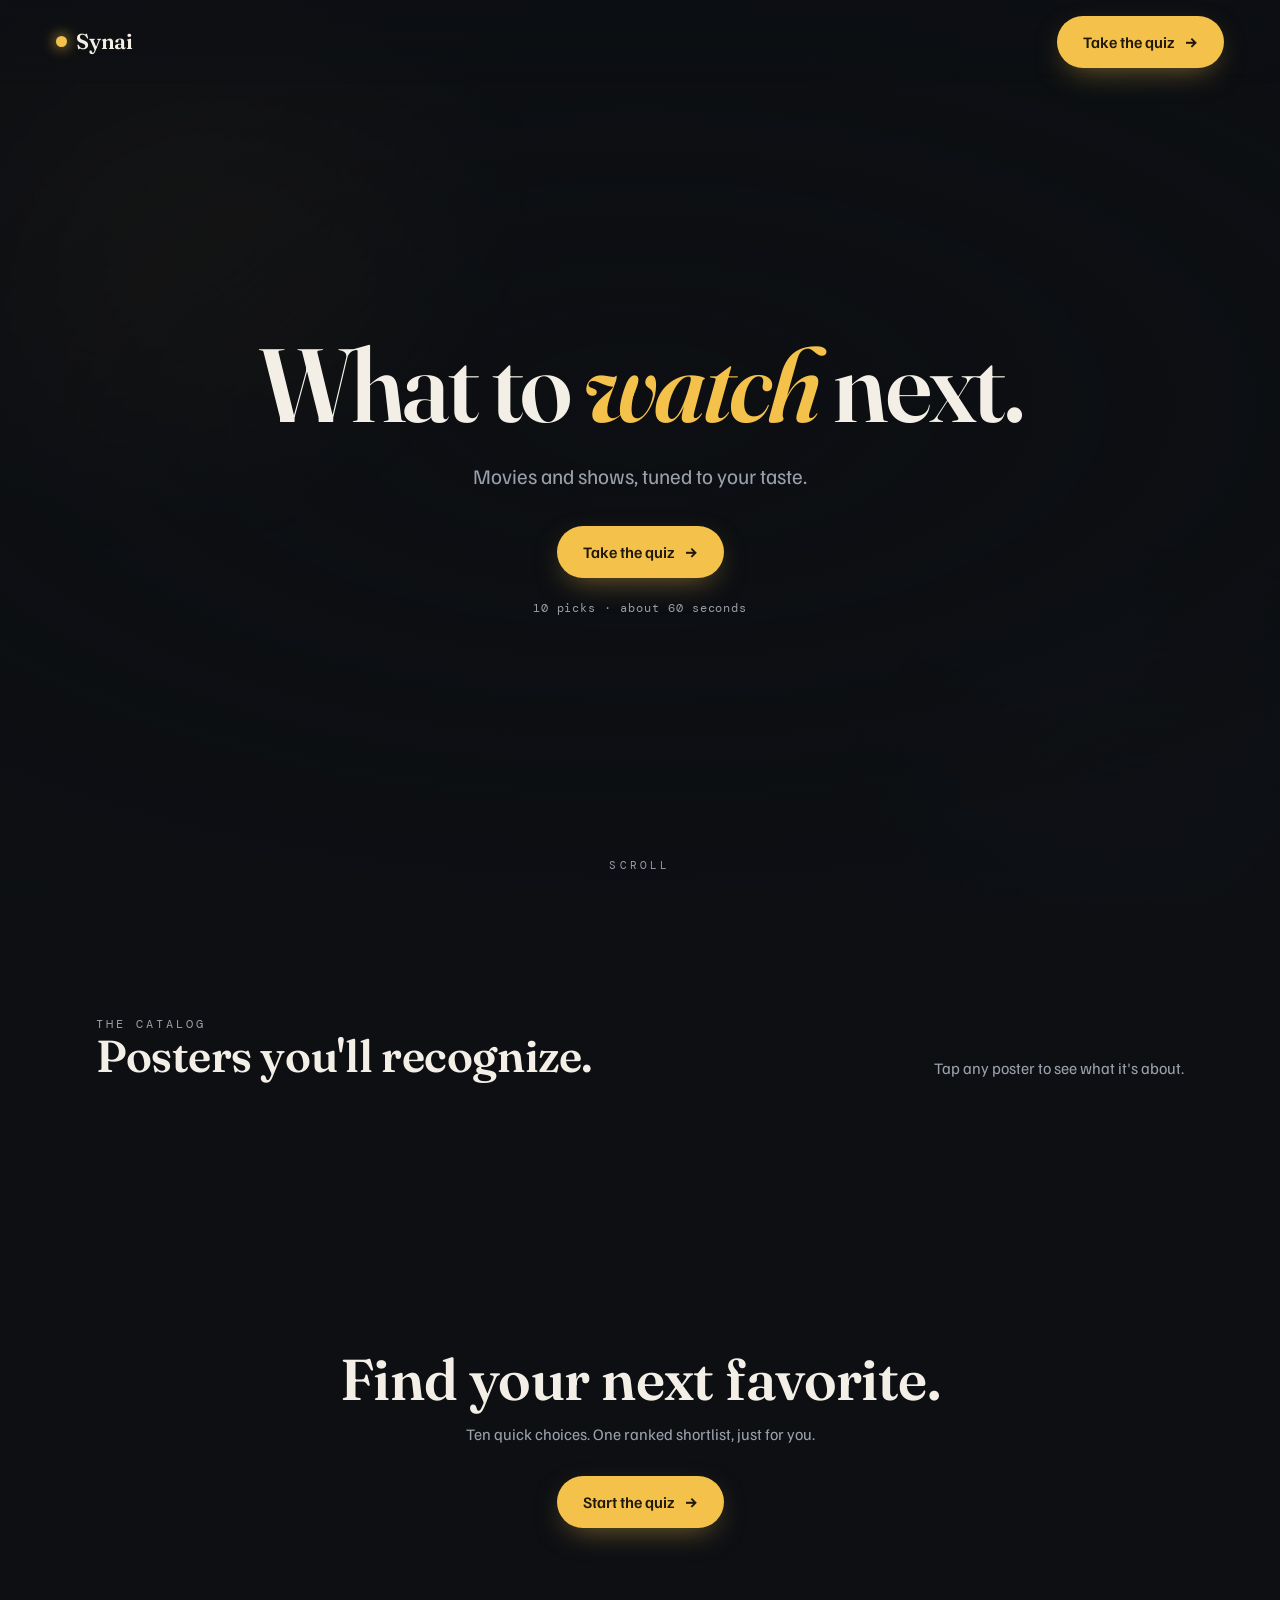
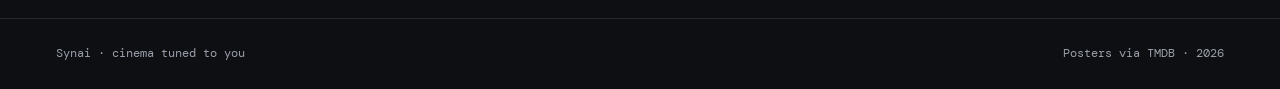
<file: index.html>
<!DOCTYPE html>
<html lang="en">
<head>
  <meta charset="UTF-8" />
  <meta name="viewport" content="width=device-width, initial-scale=1.0" />
  <title>Synai — what to watch next</title>
  <meta name="description" content="Synai tunes movie & TV recommendations to your taste. Take the 10-pick quiz." />
  <link rel="icon" href="data:image/svg+xml,<svg xmlns='http://www.w3.org/2000/svg' viewBox='0 0 100 100'><circle cx='50' cy='50' r='40' fill='%23F4C24B'/></svg>" />
  <link rel="preconnect" href="https://image.tmdb.org" />
  <link rel="stylesheet" href="assets/css/styles.css" />
</head>
<body>

  <div class="scene" aria-hidden="true">
    <div class="glow g1"></div>
    <div class="glow g2"></div>
  </div>

  <nav class="nav">
    <a class="brand" href="index.html"><span class="dot"></span>Synai</a>
    <a class="btn" href="quiz.html">Take the quiz <span class="arr">→</span></a>
  </nav>

  <main>
    <!-- HERO: poster wall -->
    <section class="hero">
      <div class="wall" id="wall" aria-hidden="true"></div>
      <div class="hero-scrim" aria-hidden="true"></div>
      <div class="wrap hero-inner">
        <h1>What to <em>watch</em> next.</h1>
        <p class="sub">Movies and shows, tuned to your taste.</p>
        <div class="hero-cta">
          <a class="btn" href="quiz.html">Take the quiz <span class="arr">→</span></a>
        </div>
        <p class="hero-note">10 picks · about 60 seconds</p>
      </div>
      <div class="scroll-cue" aria-hidden="true">scroll</div>
    </section>

    <!-- GALLERY -->
    <section class="gallery">
      <div class="wrap">
        <div class="gallery-head reveal">
          <div>
            <p class="eyebrow">The catalog</p>
            <h2>Posters you'll recognize.</h2>
          </div>
          <p>Tap any poster to see what it's about.</p>
        </div>
        <div class="poster-grid" id="poster-grid"></div>
      </div>
    </section>

    <!-- CLOSER -->
    <section class="closer">
      <div class="wrap">
        <h2 class="reveal">Find your next favorite.</h2>
        <p class="reveal d1">Ten quick choices. One ranked shortlist, just for you.</p>
        <div class="reveal d2"><a class="btn" href="quiz.html">Start the quiz <span class="arr">→</span></a></div>
      </div>
    </section>
  </main>

  <footer class="foot">
    <span>Synai · cinema tuned to you</span>
    <span>Posters via TMDB · 2026</span>
  </footer>

  <!-- movie detail modal -->
  <div class="modal" id="movie-modal" hidden>
    <div class="modal-backdrop" data-close></div>
    <div class="modal-card" role="dialog" aria-modal="true" aria-labelledby="m-title">
      <button class="modal-close" type="button" data-close aria-label="Close">✕</button>
      <img class="modal-poster" id="m-poster" alt="" width="500" height="750" />
      <div class="modal-body">
        <p class="m-meta" id="m-meta"></p>
        <h3 id="m-title"></h3>
        <p class="m-facts" id="m-facts"></p>
        <div class="m-moods" id="m-moods"></div>
        <p class="m-overview" id="m-overview"></p>
        <p class="m-cast" id="m-cast"></p>
        <p class="m-match" id="m-match"></p>
      </div>
    </div>
  </div>

  <script src="assets/js/data.js"></script>
  <script src="assets/js/modal.js"></script>
  <script src="assets/js/main.js"></script>
</body>
</html>
</file>
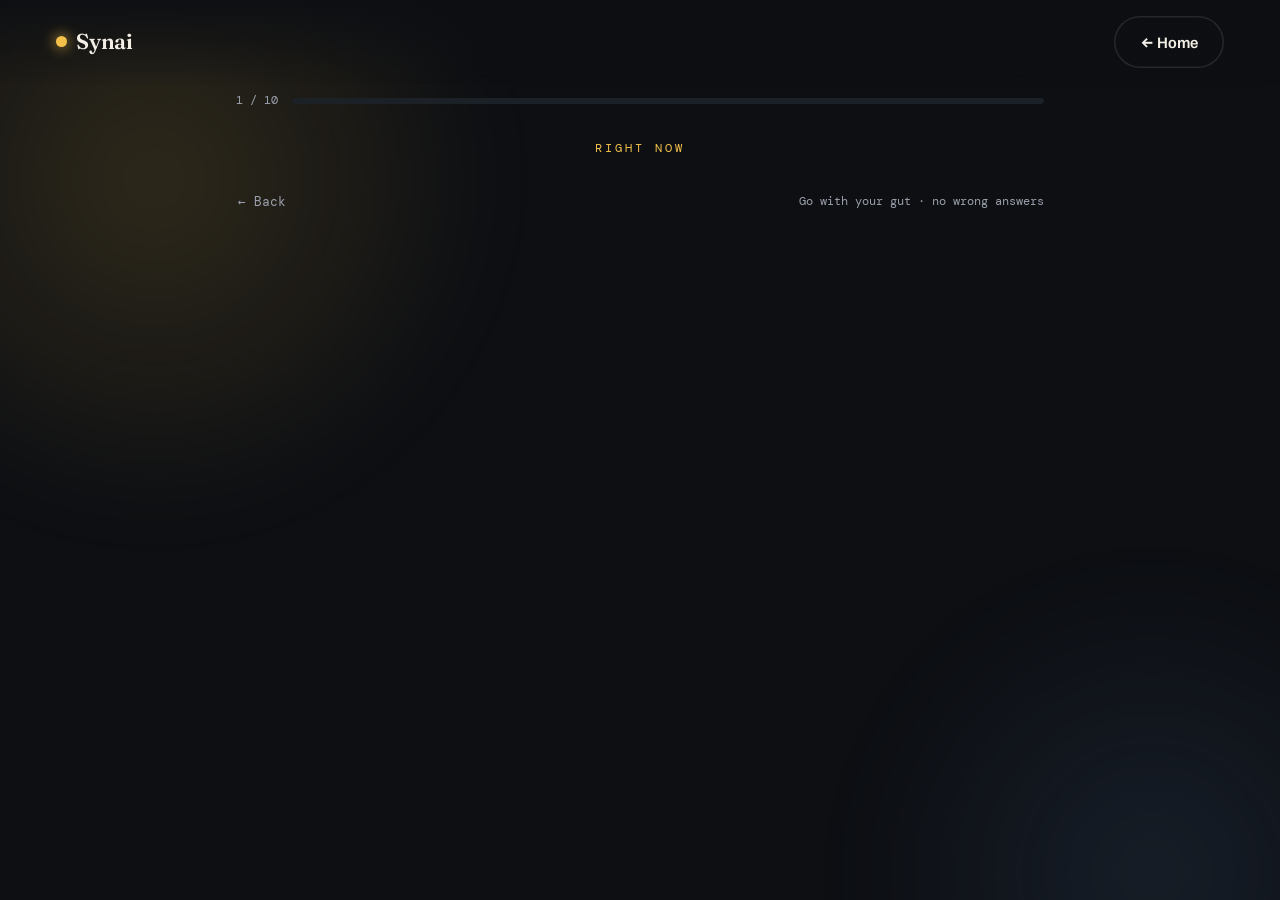
<file: quiz.html>
<!DOCTYPE html>
<html lang="en">
<head>
  <meta charset="UTF-8" />
  <meta name="viewport" content="width=device-width, initial-scale=1.0" />
  <title>Synai — the taste quiz</title>
  <meta name="description" content="Ten this-or-that picks. Synai turns them into a ranked shortlist." />
  <link rel="icon" href="data:image/svg+xml,<svg xmlns='http://www.w3.org/2000/svg' viewBox='0 0 100 100'><circle cx='50' cy='50' r='40' fill='%23F4C24B'/></svg>" />
  <link rel="preconnect" href="https://image.tmdb.org" />
  <link rel="stylesheet" href="assets/css/styles.css" />
</head>
<body>

  <div class="scene" aria-hidden="true">
    <div class="glow g1"></div>
    <div class="glow g2"></div>
  </div>

  <nav class="nav">
    <a class="brand" href="index.html"><span class="dot"></span>Synai</a>
    <a class="btn ghost" href="index.html">← Home</a>
  </nav>

  <main class="quiz-main">
    <div class="quiz-stage" id="quiz-stage">

      <div class="progress" aria-hidden="true">
        <span id="q-count">1 / 10</span>
        <span class="bar"><i id="prog-fill"></i></span>
      </div>

      <div class="q-card" id="q-card">
        <p class="eyebrow" id="q-kicker">Right now</p>
        <h2 id="q-prompt"></h2>
        <div id="q-body"></div>
      </div>

      <div class="q-foot" id="q-foot">
        <button class="ghost-btn" id="q-back" type="button">← Back</button>
        <span id="q-hint">Go with your gut · no wrong answers</span>
      </div>

      <section class="results" id="results" aria-live="polite">
        <div class="results-head">
          <p class="eyebrow" style="text-align:center">Your shortlist</p>
          <h2>Made <em>for you</em></h2>
          <p>Ranked for your mood tonight. Tap any poster to see what it's about.</p>
        </div>
        <div class="taste-summary" id="taste-summary"></div>
        <div class="rec-grid" id="rec-grid"></div>
        <div class="results-cta">
          <button class="btn" id="retake" type="button">Retake <span class="arr">↻</span></button>
          <a class="btn ghost" href="index.html">Home</a>
        </div>
      </section>

    </div>
  </main>

  <!-- movie detail modal -->
  <div class="modal" id="movie-modal" hidden>
    <div class="modal-backdrop" data-close></div>
    <div class="modal-card" role="dialog" aria-modal="true" aria-labelledby="m-title">
      <button class="modal-close" type="button" data-close aria-label="Close">✕</button>
      <img class="modal-poster" id="m-poster" alt="" width="500" height="750" />
      <div class="modal-body">
        <p class="m-meta" id="m-meta"></p>
        <h3 id="m-title"></h3>
        <p class="m-facts" id="m-facts"></p>
        <div class="m-moods" id="m-moods"></div>
        <p class="m-overview" id="m-overview"></p>
        <p class="m-cast" id="m-cast"></p>
        <p class="m-match" id="m-match"></p>
      </div>
    </div>
  </div>

  <script src="assets/js/data.js"></script>
  <script src="assets/js/modal.js"></script>
  <script src="assets/js/quiz.js"></script>
</body>
</html>
</file>
<file: assets/css/styles.css>
/* ============================================================
   Synai — taste-tuning for movies & TV
   v2: dark cinema wall, real posters, restrained palette
   ============================================================ */

@import url('https://fonts.googleapis.com/css2?family=Fraunces:opsz,wght@9..144,500;9..144,600&family=Familjen+Grotesk:wght@400;500;600&family=DM+Mono:wght@400;500&display=swap');

:root {
  /* restrained palette: ink + off-white + a single amber accent.
     The posters supply all the color. */
  --bg:      #0D0F13;
  --bg-2:    #14171D;
  --bg-3:    #1C2027;
  --line:    rgba(255,255,255,0.10);
  --text:    #F3EFE6;
  --muted:   #9aa0ab;
  --accent:  #F4C24B;
  --accent-d:#d89f2a;

  --display: 'Fraunces', Georgia, serif;
  --body:    'Familjen Grotesk', system-ui, sans-serif;
  --mono:    'DM Mono', ui-monospace, monospace;

  --r-poster: 10px;
  --r-card:   18px;

  --shadow: 0 18px 50px -20px rgba(0,0,0,0.8);
  --maxw: 1200px;
  --gutter: clamp(18px, 5vw, 56px);
}

* { box-sizing: border-box; }
html { scroll-behavior: smooth; }
body {
  margin: 0;
  font-family: var(--body);
  background: var(--bg);
  color: var(--text);
  -webkit-font-smoothing: antialiased;
  overflow-x: hidden;
  line-height: 1.5;
}
h1, h2, h3 { font-family: var(--display); font-weight: 600; line-height: 1.04; letter-spacing: -0.01em; margin: 0; }
a { color: inherit; }
img { display: block; }

.eyebrow {
  font-family: var(--mono);
  font-size: 0.72rem;
  letter-spacing: 0.26em;
  text-transform: uppercase;
  color: var(--accent);
  margin: 0;
}

/* ---- soft reworked shapes: two quiet radial glows --------- */
.scene { position: fixed; inset: 0; z-index: 0; overflow: hidden; pointer-events: none; }
.glow { position: absolute; border-radius: 50%; filter: blur(40px); opacity: 0.5; will-change: transform; }
.glow.g1 { width: 60vw; height: 60vw; left: -18vw; top: -16vw;
  background: radial-gradient(circle, rgba(244,194,75,0.30), transparent 65%); }
.glow.g2 { width: 52vw; height: 52vw; right: -16vw; top: 60vh;
  background: radial-gradient(circle, rgba(90,130,180,0.28), transparent 65%); }

/* ---- nav -------------------------------------------------- */
.nav {
  position: fixed; inset: 0 0 auto 0; z-index: 60;
  display: flex; align-items: center; justify-content: space-between;
  padding: 16px var(--gutter);
  background: linear-gradient(to bottom, rgba(13,15,19,0.92), rgba(13,15,19,0));
  backdrop-filter: blur(6px);
}
.brand { font-family: var(--display); font-weight: 600; font-size: 1.35rem; letter-spacing: -0.01em; text-decoration: none; display: inline-flex; align-items: center; gap: 9px; }
.brand .dot { width: 11px; height: 11px; border-radius: 50%; background: var(--accent); box-shadow: 0 0 14px var(--accent); }

/* ---- buttons ---------------------------------------------- */
.btn {
  font-family: var(--body); font-weight: 600; font-size: 1rem;
  border: none; cursor: pointer; text-decoration: none;
  padding: 14px 26px; border-radius: 100px;
  background: var(--accent); color: #20180a;
  display: inline-flex; align-items: center; gap: 9px;
  transition: transform .16s ease, box-shadow .16s ease, background .16s;
  box-shadow: 0 10px 30px -10px rgba(244,194,75,0.5);
}
.btn:hover { transform: translateY(-2px); box-shadow: 0 16px 40px -12px rgba(244,194,75,0.6); }
.btn:active { transform: translateY(0); }
.btn:focus-visible { outline: 3px solid var(--accent); outline-offset: 3px; }
.btn.ghost { background: transparent; color: var(--text); box-shadow: inset 0 0 0 1.5px var(--line); }
.btn.ghost:hover { box-shadow: inset 0 0 0 1.5px rgba(255,255,255,0.4); }
.btn .arr { transition: transform .18s; }
.btn:hover .arr { transform: translateX(3px); }

main { position: relative; z-index: 2; }
.wrap { max-width: var(--maxw); margin: 0 auto; padding: 0 var(--gutter); }

/* reveal */
.reveal { opacity: 0; transform: translateY(26px); transition: opacity .7s ease, transform .7s cubic-bezier(.2,.7,.2,1); }
.reveal.in { opacity: 1; transform: none; }
.reveal.d1 { transition-delay: .07s; }
.reveal.d2 { transition-delay: .14s; }

/* ============================================================
   HOME — poster wall hero
   ============================================================ */
.hero { position: relative; min-height: 100vh; overflow: hidden; display: flex; align-items: center; }

/* moving columns of real posters */
.wall {
  position: absolute; inset: -8% -2%;
  display: flex; gap: clamp(10px, 1.4vw, 18px);
  justify-content: center;
  transform: rotate(-6deg) scale(1.18);
  z-index: 0;
  -webkit-mask-image: radial-gradient(120% 80% at 50% 42%, #000 55%, transparent 100%);
          mask-image: radial-gradient(120% 80% at 50% 42%, #000 55%, transparent 100%);
}
.wall-col { display: flex; flex-direction: column; gap: clamp(10px, 1.4vw, 18px); flex: 0 0 auto; width: clamp(120px, 14vw, 190px); will-change: transform; }
.wall-col.up   { animation: scrollUp   var(--dur, 60s) linear infinite; }
.wall-col.down { animation: scrollDown var(--dur, 60s) linear infinite; }
@keyframes scrollUp   { from { transform: translateY(0); }    to { transform: translateY(-50%); } }
@keyframes scrollDown { from { transform: translateY(-50%); } to { transform: translateY(0); } }
.wall-col img {
  width: 100%; aspect-ratio: 2 / 3; object-fit: cover;
  border-radius: var(--r-poster);
  box-shadow: var(--shadow);
  background: var(--bg-2);
}

/* darkening + centered message */
.hero-scrim { position: absolute; inset: 0; z-index: 1;
  background: radial-gradient(110% 75% at 50% 45%, rgba(13,15,19,0.55) 0%, rgba(13,15,19,0.86) 55%, rgba(13,15,19,0.97) 100%); }
.hero-inner { position: relative; z-index: 2; width: 100%; text-align: center; padding: 120px 0 60px; }
.hero-mark { font-family: var(--display); font-weight: 600; font-size: 0.95rem; letter-spacing: 0.04em; color: var(--muted); margin-bottom: 18px; }
.hero h1 { font-size: clamp(2.8rem, 9vw, 6.5rem); letter-spacing: -0.025em; }
.hero h1 em { font-style: italic; color: var(--accent); }
.hero .sub { color: var(--muted); font-size: clamp(1.05rem, 1.7vw, 1.3rem); margin: 22px auto 34px; max-width: 30ch; }
.hero-cta { display: flex; gap: 12px; justify-content: center; flex-wrap: wrap; }
.hero-note { margin-top: 22px; font-family: var(--mono); font-size: 0.74rem; letter-spacing: 0.08em; color: var(--muted); }
.scroll-cue { position: absolute; left: 50%; bottom: 26px; transform: translateX(-50%); z-index: 2; font-family: var(--mono); font-size: 0.66rem; letter-spacing: 0.3em; color: var(--muted); text-transform: uppercase; animation: bob 2.4s ease-in-out infinite; }
@keyframes bob { 0%,100% { transform: translate(-50%, 0); opacity: .55; } 50% { transform: translate(-50%, 6px); opacity: 1; } }

/* ---- catalog grid band ----------------------------------- */
.gallery { padding: clamp(70px, 12vh, 130px) 0; position: relative; }
.gallery-head { display: flex; align-items: flex-end; justify-content: space-between; gap: 20px; flex-wrap: wrap; margin-bottom: 36px; }
.gallery-head h2 { font-size: clamp(1.8rem, 4vw, 2.8rem); }
.gallery-head p { color: var(--muted); margin: 8px 0 0; }
.poster-grid { display: grid; grid-template-columns: repeat(6, 1fr); gap: clamp(10px, 1.4vw, 18px); }
.tile {
  position: relative; display: block; padding: 0; border: none; cursor: pointer;
  font: inherit; color: inherit; text-align: left;
  border-radius: var(--r-poster); overflow: hidden; box-shadow: var(--shadow);
  aspect-ratio: 2/3; background: var(--bg-2);
}
.tile img { width: 100%; height: 100%; object-fit: cover; transition: transform .4s ease; }
.tile:hover img, .tile:focus-visible img { transform: scale(1.06); }
.tile:focus-visible { outline: 3px solid var(--accent); outline-offset: 3px; }
.tile .t-info {
  position: absolute; top: 8px; right: 8px; z-index: 2;
  width: 24px; height: 24px; border-radius: 50%;
  display: grid; place-items: center; font-size: 0.8rem;
  background: rgba(0,0,0,0.55); color: var(--text);
  opacity: 0; transition: opacity .25s;
}
.tile:hover .t-info, .tile:focus-visible .t-info { opacity: 1; }
.tile .t-cap {
  position: absolute; inset: auto 0 0 0; padding: 28px 12px 12px;
  font-family: var(--mono); font-size: 0.66rem; letter-spacing: 0.04em;
  background: linear-gradient(to top, rgba(0,0,0,0.85), transparent);
  opacity: 0; transition: opacity .25s; pointer-events: none;
}
.tile:hover .t-cap, .tile:focus-visible .t-cap { opacity: 1; }

/* ---- closing CTA ----------------------------------------- */
.closer { text-align: center; padding: clamp(80px,14vh,150px) 0 clamp(60px,10vh,110px); }
.closer h2 { font-size: clamp(2rem, 5vw, 3.6rem); max-width: 16ch; margin: 0 auto 12px; }
.closer p { color: var(--muted); margin: 0 auto 30px; max-width: 40ch; }

.foot { position: relative; z-index: 2; border-top: 1px solid var(--line); padding: 26px var(--gutter); display: flex; justify-content: space-between; gap: 12px; flex-wrap: wrap; font-family: var(--mono); font-size: 0.74rem; color: var(--muted); }

/* ============================================================
   QUIZ
   ============================================================ */
.quiz-main { position: relative; z-index: 2; min-height: 100vh; padding-top: 92px; }
.quiz-stage { max-width: 920px; margin: 0 auto; padding: 0 var(--gutter) 80px; }

.progress { display: flex; align-items: center; gap: 14px; font-family: var(--mono); font-size: 0.74rem; color: var(--muted); margin-bottom: 30px; }
.progress .bar { flex: 1; height: 6px; border-radius: 100px; background: var(--bg-3); overflow: hidden; }
.progress .bar i { display: block; height: 100%; width: 0; background: var(--accent); border-radius: 100px; transition: width .5s cubic-bezier(.2,.7,.2,1); }

.q-card { text-align: center; }
.q-card h2 { font-size: clamp(1.7rem, 4vw, 2.6rem); margin: 12px 0 30px; }
.q-card h2 em { font-style: italic; color: var(--accent); }

.matchup { display: grid; grid-template-columns: 1fr auto 1fr; gap: clamp(12px, 2.5vw, 26px); align-items: center; }
.vs { font-family: var(--display); font-style: italic; font-size: 1.2rem; color: var(--muted); }

/* mood / in-the-moment options */
.opts { display: grid; grid-template-columns: repeat(auto-fit, minmax(160px, 1fr)); gap: clamp(10px, 1.6vw, 16px); max-width: 720px; margin: 0 auto; }
.opt {
  cursor: pointer; text-align: left; font: inherit; color: inherit;
  background: var(--bg-2); border: 1.5px solid var(--line); border-radius: var(--r-card);
  padding: 22px 20px; min-height: 108px;
  display: flex; flex-direction: column; justify-content: center; gap: 5px;
  transition: transform .16s ease, border-color .16s ease, background .16s;
}
.opt:hover { transform: translateY(-4px); border-color: rgba(255,255,255,0.3); background: var(--bg-3); }
.opt:focus-visible { outline: 3px solid var(--accent); outline-offset: 3px; }
.opt.chosen { border-color: var(--accent); background: var(--bg-3); }
.opt-label { font-family: var(--display); font-weight: 600; font-size: 1.15rem; line-height: 1.1; }
.opt-sub { font-family: var(--mono); font-size: 0.72rem; color: var(--muted); }
.pick {
  position: relative; border: 2px solid transparent; cursor: pointer; padding: 0;
  border-radius: var(--r-card); overflow: hidden; background: var(--bg-2);
  aspect-ratio: 2/3; box-shadow: var(--shadow);
  transition: transform .18s ease, border-color .18s ease, box-shadow .18s;
}
.pick img { width: 100%; height: 100%; object-fit: cover; }
.pick figcaption {
  position: absolute; inset: auto 0 0 0; z-index: 2; text-align: left;
  padding: 40px 16px 14px;
  background: linear-gradient(to top, rgba(0,0,0,0.9) 10%, transparent);
}
.pick .c-genre { font-family: var(--mono); font-size: 0.62rem; letter-spacing: 0.14em; text-transform: uppercase; color: var(--accent); }
.pick .c-title { font-family: var(--display); font-weight: 600; font-size: 1.1rem; line-height: 1.06; margin-top: 3px; }
.pick:hover { transform: translateY(-5px); box-shadow: 0 26px 60px -22px rgba(0,0,0,0.9); border-color: rgba(255,255,255,0.25); }
.pick:focus-visible { outline: 3px solid var(--accent); outline-offset: 3px; }
.pick.chosen { border-color: var(--accent); transform: scale(0.99); }

.q-foot { margin-top: 26px; display: flex; justify-content: space-between; align-items: center; font-family: var(--mono); font-size: 0.78rem; color: var(--muted); }
.ghost-btn { background: none; border: none; cursor: pointer; font-family: var(--mono); font-size: 0.8rem; color: var(--muted); display: inline-flex; align-items: center; gap: 7px; padding: 6px 2px; }
.ghost-btn:disabled { opacity: 0.3; cursor: default; }
.ghost-btn:not(:disabled):hover { color: var(--text); }

/* results */
.results { display: none; }
.results.show { display: block; animation: rise .6s cubic-bezier(.2,.7,.2,1); }
@keyframes rise { from { opacity: 0; transform: translateY(24px); } to { opacity: 1; transform: none; } }
.results-head { text-align: center; margin-bottom: 22px; }
.results-head h2 { font-size: clamp(2rem, 5vw, 3.2rem); }
.results-head h2 em { font-style: italic; color: var(--accent); }
.results-head p { color: var(--muted); margin-top: 10px; }
.taste-summary { display: flex; flex-wrap: wrap; gap: 9px; justify-content: center; margin: 22px 0 40px; }
.taste-pill { font-family: var(--mono); font-size: 0.74rem; padding: 8px 14px; border-radius: 100px; background: var(--bg-2); border: 1px solid var(--line); }
.taste-pill b { color: var(--accent); font-weight: 500; }

.rec-grid { display: grid; grid-template-columns: repeat(4, 1fr); gap: clamp(12px,1.6vw,18px); }
.rec {
  position: relative; display: block; padding: 0; border: none; cursor: pointer;
  font: inherit; color: inherit; text-align: left;
  border-radius: var(--r-card); overflow: hidden; aspect-ratio: 2/3;
  background: var(--bg-2); box-shadow: var(--shadow); animation: rise .5s backwards;
  transition: transform .16s ease;
}
.rec:hover { transform: translateY(-4px); }
.rec:focus-visible { outline: 3px solid var(--accent); outline-offset: 3px; }
.rec img { width: 100%; height: 100%; object-fit: cover; }
.rec .r-rank { position: absolute; top: 10px; left: 10px; z-index: 2; font-family: var(--display); font-weight: 600; font-size: 0.95rem; min-width: 28px; height: 28px; padding: 0 7px; border-radius: 100px; background: var(--accent); color: #20180a; display: grid; place-items: center; }
.rec .r-info { position: absolute; top: 12px; right: 10px; z-index: 2; font-size: 0.85rem; color: var(--text); opacity: 0; transition: opacity .25s; }
.rec:hover .r-info, .rec:focus-visible .r-info { opacity: 1; }
.rec figcaption { position: absolute; inset: auto 0 0 0; z-index: 2; padding: 36px 12px 12px; background: linear-gradient(to top, rgba(0,0,0,0.92) 12%, transparent); }
.rec .r-title { font-family: var(--display); font-weight: 600; font-size: 1rem; line-height: 1.06; }
.rec .r-match { font-family: var(--mono); font-size: 0.66rem; color: var(--accent); margin-top: 4px; }
.results-cta { text-align: center; margin-top: 42px; display: flex; gap: 12px; justify-content: center; flex-wrap: wrap; }

/* ============================================================
   Movie detail modal
   ============================================================ */
.modal { position: fixed; inset: 0; z-index: 100; display: grid; place-items: center; padding: var(--gutter); }
.modal[hidden] { display: none; }
.modal-backdrop { position: absolute; inset: 0; background: rgba(6,8,11,0.74); backdrop-filter: blur(6px); opacity: 0; transition: opacity .25s; }
.modal.open .modal-backdrop { opacity: 1; }
.modal-card {
  position: relative; z-index: 2; display: grid; grid-template-columns: 0.62fr 1fr;
  gap: clamp(18px, 3vw, 30px); align-items: start;
  max-width: 720px; width: 100%; max-height: 88vh; overflow: auto;
  background: var(--bg-2); border: 1px solid var(--line); border-radius: 22px;
  padding: clamp(18px, 3vw, 30px);
  box-shadow: 0 40px 100px -30px rgba(0,0,0,0.85);
  transform: translateY(16px) scale(0.98); opacity: 0;
  transition: transform .28s cubic-bezier(.2,.7,.2,1), opacity .28s;
}
.modal.open .modal-card { transform: none; opacity: 1; }
.modal-poster { width: 100%; border-radius: var(--r-poster); aspect-ratio: 2/3; object-fit: cover; box-shadow: var(--shadow); }
.modal-close {
  position: absolute; top: 12px; right: 12px; z-index: 3;
  width: 34px; height: 34px; border-radius: 50%; border: 1px solid var(--line);
  background: rgba(0,0,0,0.4); color: var(--text); cursor: pointer; font-size: 0.85rem;
  display: grid; place-items: center; transition: background .15s, transform .15s;
}
.modal-close:hover { background: rgba(0,0,0,0.7); transform: rotate(90deg); }
.modal-close:focus-visible { outline: 3px solid var(--accent); outline-offset: 2px; }
.modal-body { padding-top: 4px; }
.modal-body .m-meta { font-family: var(--mono); font-size: 0.72rem; letter-spacing: 0.1em; text-transform: uppercase; color: var(--muted); margin: 0 0 8px; }
.m-rating { display: inline-block; padding: 1px 7px; border-radius: 5px; border: 1px solid var(--line); color: var(--text); letter-spacing: 0.06em; }
.modal-body h3 { font-size: clamp(1.5rem, 3vw, 2rem); }
.m-facts { font-family: var(--mono); font-size: 0.74rem; letter-spacing: 0.02em; color: var(--text); margin: 8px 0 0; }
.m-moods { display: flex; flex-wrap: wrap; gap: 7px; margin: 14px 0; }
.m-cast { font-size: 0.92rem; line-height: 1.5; color: #cfd3cb; margin: 14px 0 0; }
.m-cast-label { font-family: var(--mono); font-size: 0.64rem; text-transform: uppercase; letter-spacing: 0.14em; color: var(--muted); margin-right: 7px; }
.m-mood { font-family: var(--mono); font-size: 0.66rem; letter-spacing: 0.06em; padding: 5px 11px; border-radius: 100px; background: rgba(244,194,75,0.12); color: var(--accent); border: 1px solid rgba(244,194,75,0.3); }
.m-overview { color: #d7d3c8; font-size: 1rem; line-height: 1.6; margin: 12px 0 0; }
.m-match { font-family: var(--mono); font-size: 0.78rem; color: var(--accent); margin: 16px 0 0; }

/* ============================================================
   Responsive
   ============================================================ */
@media (max-width: 1000px) { .poster-grid { grid-template-columns: repeat(4, 1fr); } }
@media (max-width: 820px) {
  .rec-grid { grid-template-columns: repeat(2, 1fr); }
}
@media (max-width: 620px) {
  .modal-card { grid-template-columns: 1fr; max-width: 380px; text-align: center; }
  .modal-poster { max-width: 200px; margin: 0 auto; }
  .m-moods { justify-content: center; }
}
@media (max-width: 560px) {
  .poster-grid { grid-template-columns: repeat(3, 1fr); }
  .matchup { grid-template-columns: 1fr 1fr; }
  .vs { display: none; }
  .nav .nav-hide { display: none; }
}

@media (prefers-reduced-motion: reduce) {
  * { animation-duration: .001ms !important; animation-iteration-count: 1 !important; transition-duration: .001ms !important; scroll-behavior: auto; }
  .reveal { opacity: 1; transform: none; }
  .wall { transform: rotate(-6deg) scale(1.18); }
  .wall-col.up, .wall-col.down { animation: none; }
}
</file>
